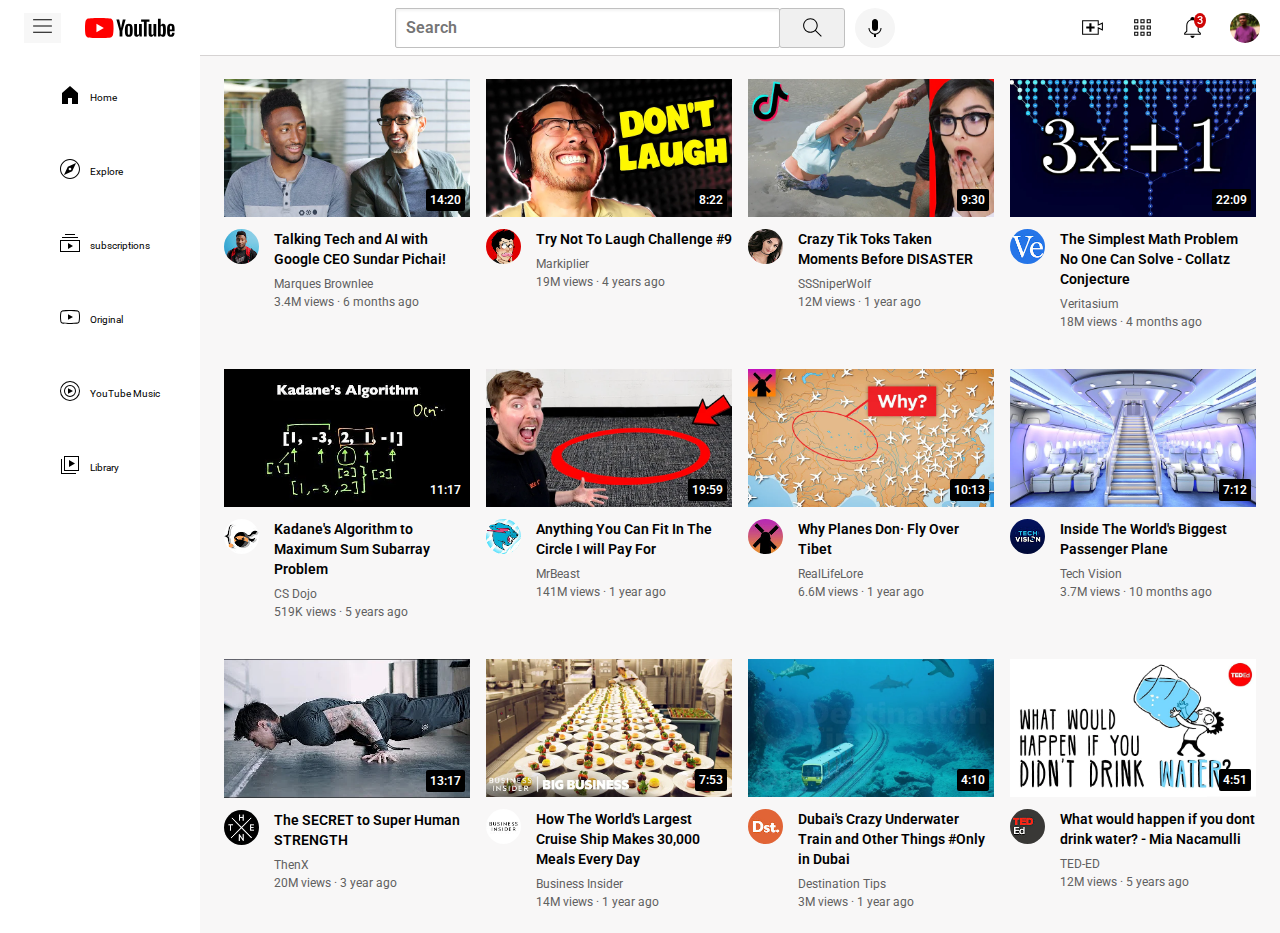
<file: second-project/index.html>
<!DOCTYPE html>
<html lang="en">
<head>
    <meta charset="UTF-8">
    <meta name="viewport" content="width=device-width, initial-scale=1.0">
    <title>Youtube</title>
    <link rel="stylesheet" href="youtube-genera.css">
    <link rel="shortcut icon" href="icons/youtubelogo" type="image/x-icon">
    <link rel="stylesheet" href="header-youtube.css">
    <link rel="preconnect" href="https://fonts.googleapis.com">
    <link rel="preconnect" href="https://fonts.gstatic.com" crossorigin>
    <link href="https://fonts.googleapis.com/css2?family=Roboto:ital,wght@0,100;0,300;0,400;0,500;0,700;0,900;1,100;1,300;1,400;1,500;1,700;1,900&display=swap" rel="stylesheet">
</head>
<body>
    
<header class="header">
 <div class="left-section">
  <button id="ham-but" onclick="
console.log('workimg')
  nav.style.display = 'none';
  console.log('workind')
  
  
  "> <img src="icons/hamburger-menu.svg" alt="" class="hamburger-menu"></button>
  <img src="icons/youtube-logo.svg" alt="" class="youtube-logo">
 </div>
 <div class="middle-section">
   <input class="search-bar" type="text" placeholder="Search">
   <button class="search-icon">
    <img class="search-icon1" src="icons/search.svg" alt="">
    <div class="tooltip">Search</div>
</button>
   <button class="voice-search-icon">
    <img class="voice-search-icon1" src="icons/voice-search-icon.svg" alt="">
    <div class="tooltip">Search with your voice</div>
</button>
 </div>
 <div class="right-section">
    <div class="upload">
        <img src="icons/upload.svg" alt="" class="upload-icon">
        <div class="tooltip">Creat</div>
    </div>
    <div class="youtube-apps">
        <img src="icons/youtube-apps.svg" alt="" class="youtube-apps-icon">
        <div class="tooltip">YouTube apps</div>
    </div>
    <div class="notification">
        <img src="icons/notifications.svg" alt="" class="notification-icon">
        <div class="tooltip">Notifications</div>
        <div class="notification-badge">3</div>
    </div>
    <img src="icons/WhatsApp Image 2024-05-22 at 08.11.06_76f12179.jpg" alt="" class="profile-picture">
 </div>
</header>

<nav id="nav" class="side-bar">
    <div class="sidebar-content">
        <img src="sidebar/home button.svg" alt="">
        <div class="sidebar-text">
            Home
        </div>
    </div>
    <div class="sidebar-content">
        <img src="sidebar/explore.svg" alt="">
        <div class="sidebar-text">
            Explore
        </div>
    </div>
    <div class="sidebar-content">
        <img src="sidebar/subscriptions.svg" alt="">
        <div class="sidebar-text">
            subscriptions
        </div>
    </div>
    <div class="sidebar-content">
        <img src="sidebar/originals.svg" alt="">
        <div class="sidebar-text">
            Original
        </div>
    </div>
    <div class="sidebar-content">
        <img src="sidebar/youtube-music.svg" alt="">
        <div class="sidebar-text">
            YouTube Music
        </div>
    </div>
    <div class="sidebar-content">
        <img src="sidebar/library.svg" alt="">
        <div class="sidebar-text">
            Library
        </div>
    </div>
</nav>

<main>
    <section class="body-main-div">
        <div class="left-div">
            <div class="img-div"><img class="thumbnails-img" src="thumbnails/thumbnail-1.webp" alt="">
                <div class="video-time">14:20</div>
            </div>
            <div class="channels-div">
                <div>
                    <img src="chennel profile picture/channel-1.jpeg" alt="">
                
                </div>
               <div> 
                <p class="first-p">Talking Tech and AI with Google CEO Sundar Pichai!</p>
                <p class="second-p">Marques Brownlee</p>
                <p class="third-p">3.4M views &#183; 6 months ago</p>
            </div>
            </div>
        </div>
    
        <div class="left-div">
            <div class="img-div"><img class="thumbnails-img" src="thumbnails/thumbnail-2.webp" alt="">
                <div class="video-time">8:22</div>
            </div>
            <div class="channels-div">
                <div><img src="chennel profile picture/channel-2.jpeg" alt=""></div>
               <div> 
                <p class="first-p">Try Not To Laugh Challenge #9</p>
                <p class="second-p">Markiplier</p>
                <p class="third-p">19M views &#183; 4 years ago</p>
            </div>
            </div>
        </div>
    
        <div class="left-div">
            <div class="img-div"><img class="thumbnails-img" src="thumbnails/thumbnail-3.webp" alt="">
                <div class="video-time">9:30</div>
            </div>
            <div class="channels-div">
                <div><img src="chennel profile picture/channel-3.jpeg" alt=""></div>
               <div> 
                <p class="first-p">Crazy Tik Toks Taken Moments Before DISASTER</p>
                <p class="second-p">SSSniperWolf</p>
                <p class="third-p">12M views &#183; 1 year ago</p>
            </div>
            </div>
        </div>
    
        <div class="left-div">
            <div class="img-div"><img class="thumbnails-img" src="thumbnails/thumbnail-4.webp" alt="">
                <div class="video-time">22:09</div>
            </div>
            <div class="channels-div">
                <div><img src="chennel profile picture/channel-4.jpeg" alt=""></div>
               <div> 
                <p class="first-p">The Simplest Math Problem No One Can Solve &#8208; Collatz Conjecture</p>
                <p class="second-p">Veritasium</p>
                <p class="third-p">18M views &#183; 4 months ago</p>
            </div>
            </div>
        </div>
    
        <div class="mid-div">
            <div class="img-div"><img class="thumbnails-img" src="thumbnails/thumbnail-5.webp" alt="">
                <div class="video-time">11:17</div>
            </div>
            <div class="channels-div">
                <div>
                    <img src="chennel profile picture/channel-5.jpeg" alt="">
                </div>
               <div> 
                <p class="first-p">Kadane&#39;s Algorithm to Maximum Sum Subarray Problem</p>
                <p class="second-p">CS Dojo</p>
                <p class="third-p">519K views &#183; 5 years ago</p>
            </div>
            </div>
        </div>
    
        <div class="right-div">
            <div class="img-div"><img class="thumbnails-img" src="thumbnails/thumbnail-6.webp" alt="">
                <div class="video-time">19:59</div>
            </div>
            <div class="channels-div">
                <div>
                    <img src="chennel profile picture/channel-6.jpeg" alt="">
                </div>
               <div> 
                <p class="first-p">Anything You Can Fit In The Circle I will Pay For</p>
                <p class="second-p">MrBeast</p>
                <p class="third-p">141M views &#183; 1 year ago</p>
            </div>
            </div>    
        </div>
    
        <div class="left-div">
            <div class="img-div"><img class="thumbnails-img" src="thumbnails/thumbnail-7.webp" alt="">
                <div class="video-time">10:13</div>
            </div>
            <div class="channels-div">
                <div><img src="chennel profile picture/channel-7.jpeg" alt=""></div>
               <div> 
                <p class="first-p">Why Planes Don&#183; Fly Over Tibet</p>
                <p class="second-p">RealLifeLore</p>
                <p class="third-p">6.6M views &#183; 1 year ago</p>
            </div>
            </div>
        </div>
    
        <div class="left-div">
            <div class="img-div"><img class="thumbnails-img" src="thumbnails/thumbnail-8.webp" alt="">
                <div class="video-time">7:12</div>
            </div>
            <div class="channels-div">
                <div><img src="chennel profile picture/channel-8.jpeg" alt=""></div>
               <div> 
                <p class="first-p">Inside The World&#39;s Biggest Passenger Plane</p>
                <p class="second-p">Tech Vision</p>
                <p class="third-p">3.7M views &#183; 10 months ago</p>
            </div>
            </div>
        </div>
    
        <div class="left-div">
            <div class="img-div"><img class="thumbnails-img" src="thumbnails/thumbnail-9.webp" alt="">
                <div class="video-time">13:17</div>
            </div>
            <div class="channels-div">
                <div><img src="chennel profile picture/channel-9.jpeg" alt=""></div>
               <div> 
                <p class="first-p">The SECRET to Super Human STRENGTH</p>
                <p class="second-p">ThenX</p>
                <p class="third-p">20M views &#183; 3 year ago</p>
            </div>
            </div>
        </div>
    
        <div class="left-div">
            <div class="img-div"><img class="thumbnails-img" src="thumbnails/thumbnail-10.webp" alt="">
                <div class="video-time">7:53</div>
            </div>
            <div class="channels-div">
                <div><img src="chennel profile picture/channel-10.jpeg" alt=""></div>
               <div> 
                <p class="first-p">How The World&#39;s Largest Cruise Ship Makes 30&#44;000 Meals Every Day</p>
                <p class="second-p">Business Insider</p>
                <p class="third-p">14M views &#183; 1 year ago</p>
            </div>
            </div>
        </div>
    
        <div class="left-div">
            <div class="img-div"><img class="thumbnails-img" src="thumbnails/thumbnail-11.webp" alt="">
                <div class="video-time">4:10</div>
            </div>
            <div class="channels-div">
                <div><img src="chennel profile picture/channel-11.jpeg" alt=""></div>
               <div> 
                <p class="first-p">Dubai&#39;s Crazy Underwater Train and Other Things #Only in Dubai</p>
                <p class="second-p">Destination Tips</p>
                <p class="third-p">3M views &#183; 1 year ago</p>
            </div>
            </div>
        </div>
    
        <div class="left-div">
            <div class="img-div"><img class="thumbnails-img" src="thumbnails/thumbnail-12.webp" alt="">
                <div class="video-time">4:51</div>
            </div>
            <div class="channels-div">
                <div><img src="chennel profile picture/channel-12.jpeg" alt=""></div>
               <div> 
                <p class="first-p">What would happen if you dont drink water? &#8208; Mia Nacamulli</p>
                <p class="second-p">TED&#8208;ED</p>
                <p class="third-p">12M views &#183; 5 years ago</p>
            </div>
            </div>
        </div>
    </section>
</main>



</body>
</html>
</file>
<file: second-project/youtube-genera.css>
body{
    padding-top: 55px;
    padding-left: 70px;
    margin: 0;
}


.body-main-div{
    display: grid;
    grid-template-columns: 1fr 1fr 1fr;
    column-gap: 16px;
    row-gap: 40px;
    background-color: rgb(248, 247, 247);
    padding: 24px;
    z-index: 1000;
    margin-left: 4px;

}

@media (max-width: 759px) {
    .body-main-div{
        grid-template-columns: 1fr 1fr;
    }
}

@media (min-width: 1000px) {
    .body-main-div{
        grid-template-columns: 1fr 1fr 1fr 1fr;
        margin-left: 130px;
    }
    
}

p{
    margin: 0;
    font-family: "Roboto", arial;
}

.left-div{
   
}

.video-time{
    background-color: black;
    color: white;
    position: absolute;
    bottom: 10px;
    right: 5px;
    font-family: "roboto", arial;
    padding: 4px;
    font-size: 12px;
    font-weight: 600;
    border-radius: 2px;
}

.channel-image{


}

.right-div{



}

.img-div{
    position: relative;
   margin-bottom: 8px;
   cursor: pointer;
}
.thumbnails-img{
    width: 100%;
}

.channels-div{
    display: grid;
    grid-template-columns: 50px 1fr;
}
.channels-div img{
    height: 35px;
    border-radius: 23px;
    cursor: pointer;
}

.first-p{
    font-size: 14px;
    line-height: 20px;
    font-weight: 600;

}
.second-p{
    font-size: 12px;
    margin-top: 8px;
    margin-bottom: 4px;
    color: rgb(96, 96, 96);

}
.third-p{
    color: rgb(96, 96, 96);
    font-size: 12px;
}
</file>
<file: second-project/header-youtube.css>
.header{
    display: flex;
    flex-direction: row;
    height: 55px;
    justify-content: space-between;
    position: fixed;
    top: 0;
    left: 0;
    right: 0;
    background-color: white;
    z-index: 100;
    border-bottom: 1px;
    border-bottom-style: solid;
    border-bottom-color: rgb(214, 211, 211);


    
}

.left-section{
    display: flex;
    align-items: center;

}


.middle-section{
    flex: 1;
    margin-left: 70px;
    margin-right: 35px;
    max-width: 500px;
    display: flex;
    align-items: center;
}

.right-section{
width: 180px;
display: flex;
align-items: center;
justify-content: space-between;
flex-shrink: 0;
margin-right: 20px;
}

.search-bar{
    flex: 1;
    height: 36px;
    border-radius: 2px;
    border-style: solid;
    border-color: rgb(192, 192, 192);
    padding-left: 10px;
    font-size: 16px;
    width: 0;
    border-width: 1px;
    box-shadow: inset 1px 2px 3px rgba(0, 0, 0, 0.05);
}

.search-bar::placeholder{
font-family: "roboto", arial;
font-size: 16px;
font-weight: 600;
}

.search-icon1{
    height: 25px;
}

.search-icon, 
.voice-search-icon,
.upload,
.youtube-apps,
.notification{
    position: relative;
    cursor: pointer;
    display: flex;
    justify-content: center;
    align-items: center;
    flex-direction: column;

}


.search-icon .tooltip, 
.voice-search-icon .tooltip,
.upload .tooltip,
.youtube-apps .tooltip,
.notification .tooltip{
    position: absolute;
    background-color: grey;
    color: white;
    padding-top: 4px;
    padding-bottom: 4px;
    padding-left: 8px;
    padding-right: 8px;
    border-radius: 3px;
    font-size: 12px;
    font-family: "roboto", arial;
    bottom: -30px;
    opacity: 0;
    pointer-events: none;
    transition: opacity 0.2s;
    white-space: nowrap;
}

.search-icon:hover .tooltip,
.voice-search-icon:hover .tooltip,
.upload:hover .tooltip,
.youtube-apps:hover .tooltip,
.notification:hover .tooltip{
    opacity: 1;

}

.notification-badge{
    position: absolute;
    top: -2px; 
    background-color: rgb(206, 6, 6);
    font-size: 11px;
    padding-left: 3px;
    padding-right: 3px;
    padding-top: 1px;
    padding-bottom: 1px;
    font-family: "roboto", arial;
    border-radius: 50%;
    color: white;
    right: -1px;
    font-weight: 500;

   

}

#ham-but{
    /* width: 10px; */
    margin-left: 24px;
    margin-right: 24px;
    border: none;
    background-color: rgb(247, 247, 247);
}
.hamburger-menu{
    height: 25px;
  
}

.youtube-logo{
    height: 20px;
}

.search-icon{
    height: 40px;
    width: 66px;
    border: none;
    background-color: rgb(240, 240, 240);
    border-radius: 3px;
    border: 1px;
    border-style: solid;
    border-color: rgb(192, 192, 192);
    margin-left: -1px;

}


.search-hover{
    position: absolute;
    bottom: 0;
}

.voice-search-icon{
    height: 40px;
    width: 40px;
    margin-left: 10px;
    background-color: rgb(245, 245, 245);
    border-radius: 20px;
    border: none;
}

.voice-search-icon1{

    height: 24px;
}
.upload-icon{
    height: 25px;
}
.youtube-apps-icon{
    height: 25px;
}
.notification-icon{
    height: 25px;
}
.profile-picture{
    height: 30px;
    border-radius: 15px;
    cursor: pointer;
}


.side-bar{
    background-color: white;
    position: fixed;
    left: 0;
    bottom: 0;
    top: 55px;
    width: 74px;
    padding-top: 5px;
    z-index: 200;
    
}

.sidebar-content{
    display: flex;
    flex-direction: column;
    justify-content: center;
    align-items: center;
    height: 74px;
    cursor: pointer;

}
.sidebar-content:hover{
    background-color: rgb(189, 186, 186);
    border-radius: 5px;
}

.sidebar-content img{
    height: 24px;
    margin-bottom: 5px;

}

.sidebar-text{
    font-size: 10px;
    font-family: "roboto", arial;
}

@media (min-width: 1000px) {
    .sidebar-content{
        flex-direction: row; 
        justify-content: stretch;
        padding-left: 8px;
    }
    .side-bar{
        width: 150px;
        padding-left: 50px;
    }
    .sidebar-text{
        margin-left: 8px;
    }
}
</file>
